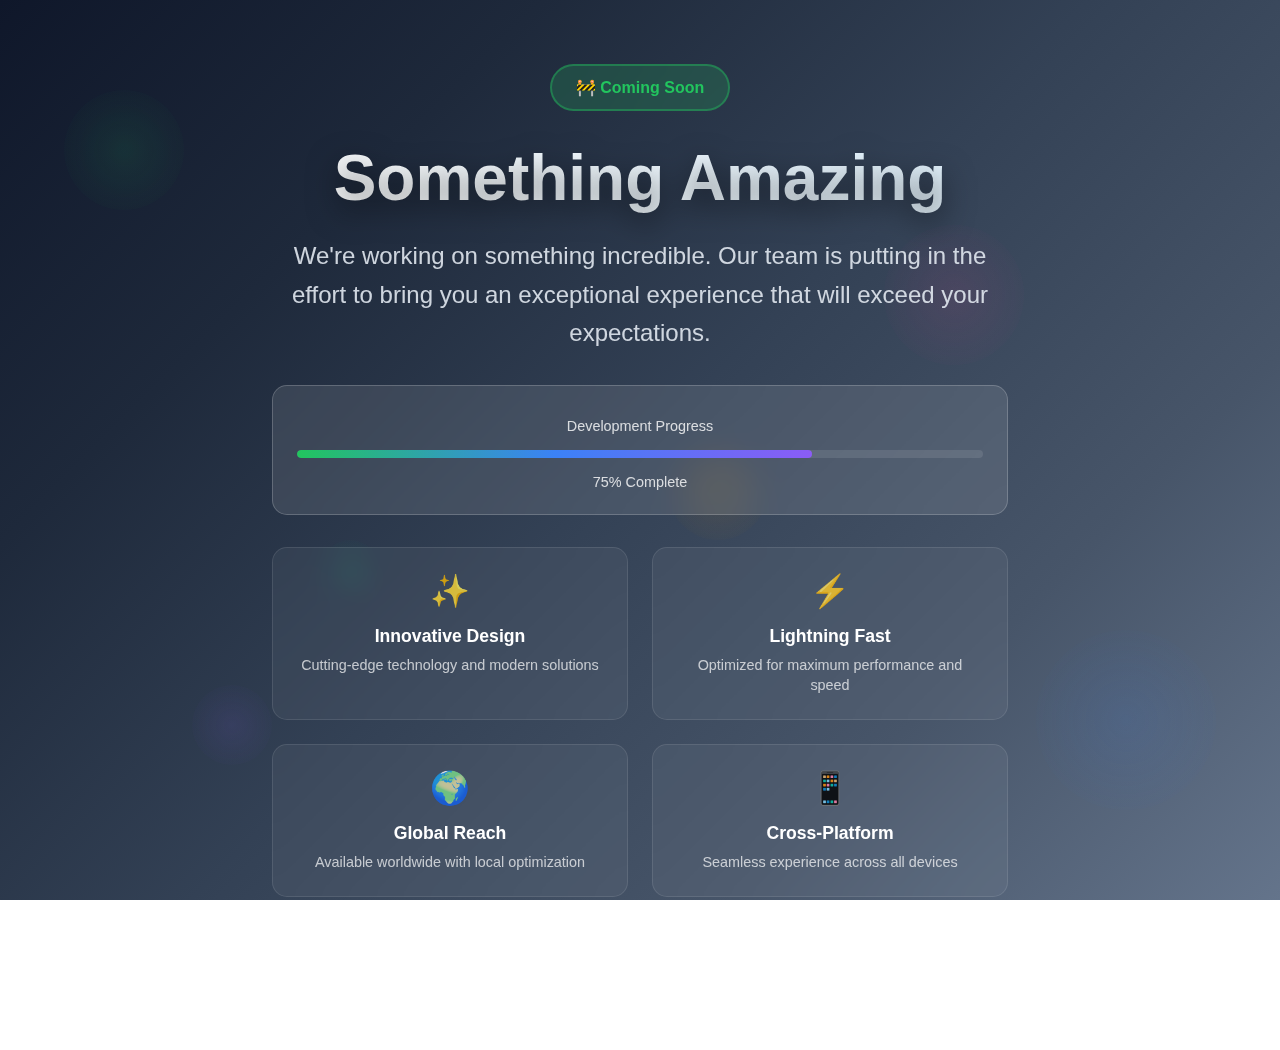
<file: vpn/static/index.html>
<!DOCTYPE html>
<html lang="en">
<head>
    <meta charset="UTF-8">
    <meta name="viewport" content="width=device-width, initial-scale=1.0">
    <title>Coming Soon</title>
    <link rel="stylesheet" href="styles.css">
</head>
<body>
    <div class="floating-shapes">
        <div class="shape"></div>
        <div class="shape"></div>
        <div class="shape"></div>
        <div class="shape"></div>
        <div class="shape"></div>
        <div class="shape"></div>
    </div>

    <div class="container">
        <div class="status-badge">🚧 Coming Soon</div>
        
        <h1 class="main-title">Something Amazing</h1>
        
        <p class="subtitle">
            We're working on something incredible. Our team is putting in the effort 
            to bring you an exceptional experience that will exceed your expectations.
        </p>

        <div class="progress-container">
            <div class="progress-text">Development Progress</div>
            <div class="progress-bar">
                <div class="progress-fill"></div>
            </div>
            <div class="progress-text">75% Complete</div>
        </div>

        <div class="features">
            <div class="feature">
                <div class="feature-icon">✨</div>
                <div class="feature-title">Innovative Design</div>
                <div class="feature-desc">Cutting-edge technology and modern solutions</div>
            </div>
            
            <div class="feature">
                <div class="feature-icon">⚡</div>
                <div class="feature-title">Lightning Fast</div>
                <div class="feature-desc">Optimized for maximum performance and speed</div>
            </div>
            
            <div class="feature">
                <div class="feature-icon">🌍</div>
                <div class="feature-title">Global Reach</div>
                <div class="feature-desc">Available worldwide with local optimization</div>
            </div>
            
            <div class="feature">
                <div class="feature-icon">📱</div>
                <div class="feature-title">Cross-Platform</div>
                <div class="feature-desc">Seamless experience across all devices</div>
            </div>
        </div>

        <div class="coming-soon">
            🎯 Stay tuned for the big reveal!
        </div>
    </div>
</body>
</html>
</file>
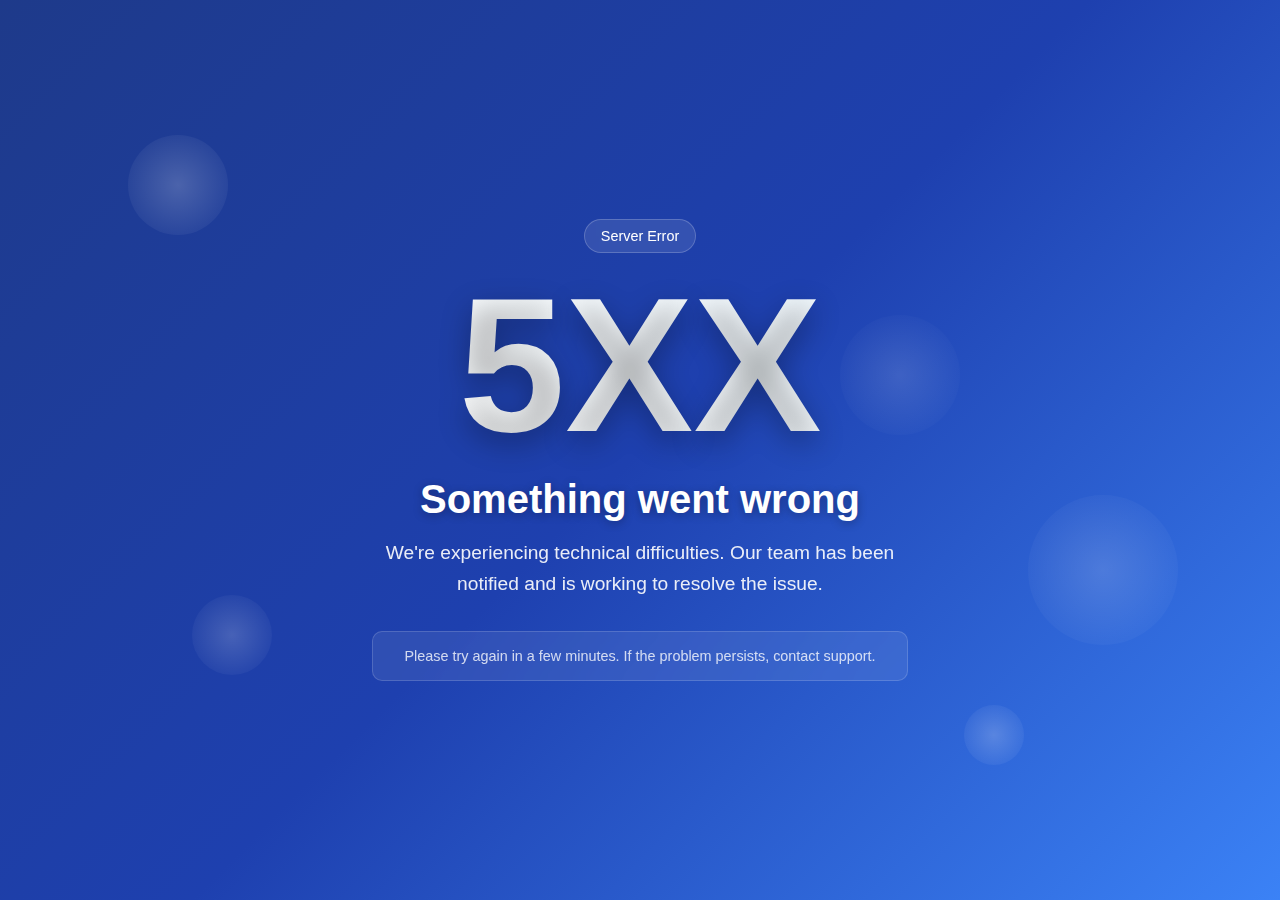
<file: vpn/static/5xx.html>
<!DOCTYPE html>
<html lang="en">
<head>
    <meta charset="UTF-8">
    <meta name="viewport" content="width=device-width, initial-scale=1.0">
    <title>Server Error</title>
    <style>
        * {
            margin: 0;
            padding: 0;
            box-sizing: border-box;
        }

        html, body {
            height: 100%;
            margin: 0;
        }

        body {
            display: flex;
            align-items: center;
            justify-content: center;
            background: linear-gradient(135deg, #1e3a8a 0%, #1e40af 50%, #3b82f6 100%);
            color: #ffffff;
            font-family: -apple-system, BlinkMacSystemFont, 'Segoe UI', Roboto, Helvetica, Arial, sans-serif;
            text-align: center;
            overflow: hidden;
            position: relative;
        }

        .container {
            max-width: 600px;
            padding: 2rem;
            position: relative;
            z-index: 2;
        }

        .error-code {
            font-size: 12rem;
            font-weight: 900;
            line-height: 1;
            margin-bottom: 1rem;
            text-shadow: 0 10px 30px rgba(0,0,0,0.3);
            background: linear-gradient(45deg, #ffffff, #f0f9ff);
            -webkit-background-clip: text;
            -webkit-text-fill-color: transparent;
            background-clip: text;
            animation: pulse 2s ease-in-out infinite;
        }

        .error-title {
            font-size: 2.5rem;
            font-weight: 600;
            margin-bottom: 1rem;
            text-shadow: 0 2px 10px rgba(0,0,0,0.3);
        }

        .error-message {
            font-size: 1.2rem;
            margin-bottom: 2rem;
            opacity: 0.9;
            line-height: 1.6;
        }

        .status-indicator {
            display: inline-block;
            padding: 0.5rem 1rem;
            background: rgba(255, 255, 255, 0.1);
            border-radius: 20px;
            font-size: 0.9rem;
            margin-bottom: 1rem;
            backdrop-filter: blur(10px);
            border: 1px solid rgba(255, 255, 255, 0.2);
        }

        .floating-shapes {
            position: absolute;
            top: 0;
            left: 0;
            width: 100%;
            height: 100%;
            overflow: hidden;
            z-index: 1;
        }

        .shape {
            position: absolute;
            background: rgba(255, 255, 255, 0.1);
            border-radius: 50%;
            animation: float 8s ease-in-out infinite;
        }

        .shape:nth-child(1) {
            width: 100px;
            height: 100px;
            top: 15%;
            left: 10%;
            animation-delay: 0s;
            background: radial-gradient(circle, rgba(255,255,255,0.2) 0%, rgba(255,255,255,0.05) 70%);
        }

        .shape:nth-child(2) {
            width: 150px;
            height: 150px;
            top: 55%;
            right: 8%;
            animation-delay: 2s;
            background: radial-gradient(circle, rgba(255,255,255,0.15) 0%, rgba(255,255,255,0.03) 70%);
        }

        .shape:nth-child(3) {
            width: 80px;
            height: 80px;
            bottom: 25%;
            left: 15%;
            animation-delay: 4s;
            background: radial-gradient(circle, rgba(255,255,255,0.18) 0%, rgba(255,255,255,0.04) 70%);
        }

        .shape:nth-child(4) {
            width: 120px;
            height: 120px;
            top: 35%;
            right: 25%;
            animation-delay: 1s;
            background: radial-gradient(circle, rgba(255,255,255,0.12) 0%, rgba(255,255,255,0.02) 70%);
        }

        .shape:nth-child(5) {
            width: 60px;
            height: 60px;
            bottom: 15%;
            right: 20%;
            animation-delay: 3s;
            background: radial-gradient(circle, rgba(255,255,255,0.2) 0%, rgba(255,255,255,0.05) 70%);
        }

        @keyframes float {
            0%, 100% {
                transform: translateY(0px) rotate(0deg) scale(1);
            }
            33% {
                transform: translateY(-15px) rotate(120deg) scale(1.1);
            }
            66% {
                transform: translateY(-8px) rotate(240deg) scale(0.9);
            }
        }

        @keyframes pulse {
            0%, 100% {
                transform: scale(1);
                opacity: 1;
            }
            50% {
                transform: scale(1.05);
                opacity: 0.8;
            }
        }

        .error-details {
            background: rgba(255, 255, 255, 0.1);
            padding: 1rem;
            border-radius: 10px;
            margin-top: 1rem;
            backdrop-filter: blur(10px);
            border: 1px solid rgba(255, 255, 255, 0.2);
            font-size: 0.9rem;
            opacity: 0.8;
        }

        @media (max-width: 768px) {
            .error-code {
                font-size: 8rem;
            }
            
            .error-title {
                font-size: 2rem;
            }
            
            .container {
                padding: 1rem;
            }

            .shape {
                animation-duration: 6s;
            }
        }
    </style>
</head>
<body>
    <div class="floating-shapes">
        <div class="shape"></div>
        <div class="shape"></div>
        <div class="shape"></div>
        <div class="shape"></div>
        <div class="shape"></div>
    </div>

    <div class="container">
        <div class="status-indicator">Server Error</div>
        <div class="error-code">5XX</div>
        <h1 class="error-title">Something went wrong</h1>
        <p class="error-message">
            We're experiencing technical difficulties. Our team has been notified and is working to resolve the issue.
        </p>
        <div class="error-details">
            Please try again in a few minutes. If the problem persists, contact support.
        </div>
    </div>
</body>
</html>
</file>
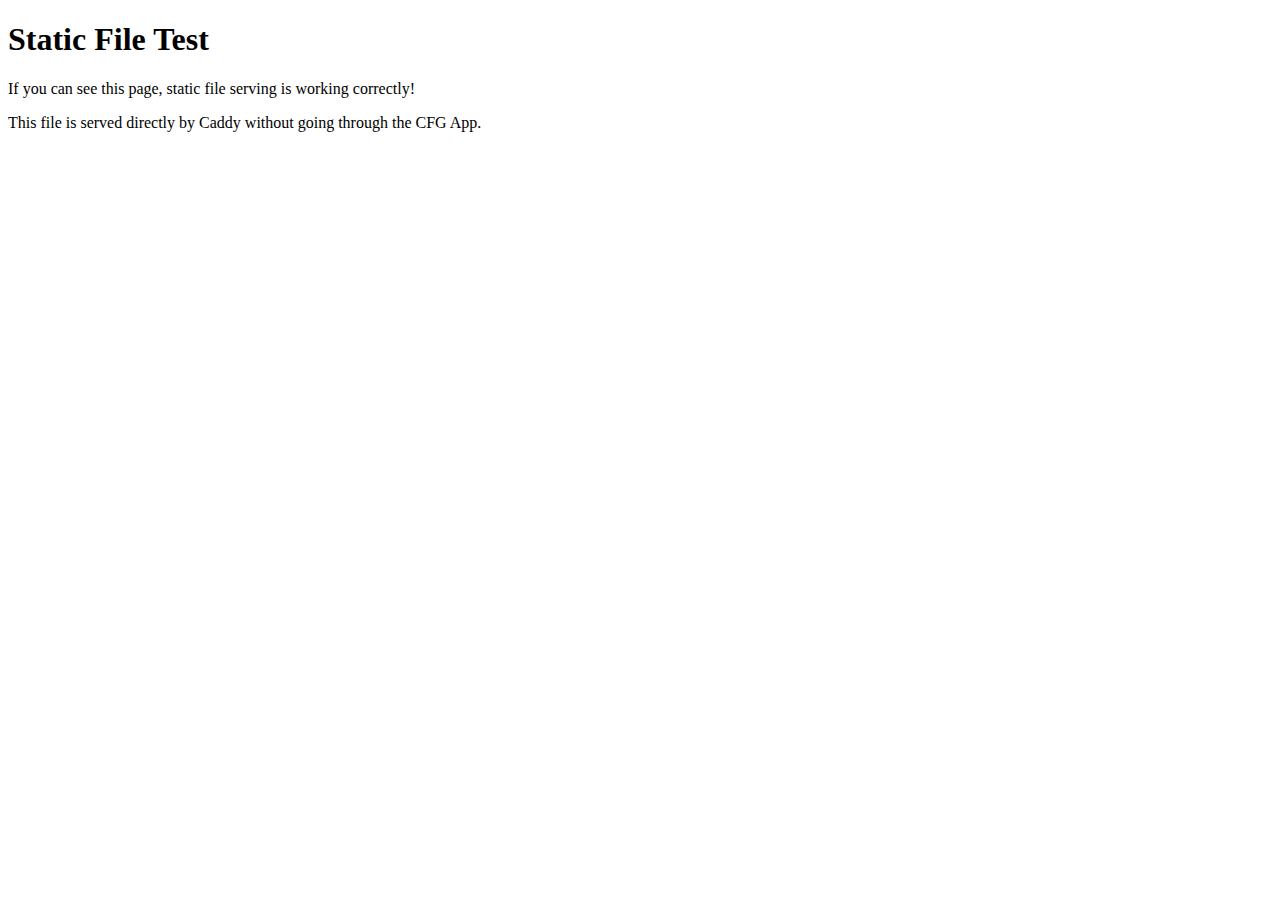
<file: vpn/static/test.html>
<!DOCTYPE html>
<html>
<head>
    <title>Test Page</title>
</head>
<body>
    <h1>Static File Test</h1>
    <p>If you can see this page, static file serving is working correctly!</p>
    <p>This file is served directly by Caddy without going through the CFG App.</p>
</body>
</html>
</file>
<file: vpn/static/styles.css>
* {
    margin: 0;
    padding: 0;
    box-sizing: border-box;
}

html, body {
    height: 100%;
    margin: 0;
    overflow-x: hidden;
}

body {
    background: linear-gradient(135deg, #0f172a 0%, #1e293b 25%, #334155 50%, #475569 75%, #64748b 100%);
    color: #ffffff;
    font-family: -apple-system, BlinkMacSystemFont, 'Segoe UI', Roboto, Helvetica, Arial, sans-serif;
    text-align: center;
    position: relative;
    min-height: 100vh;
    padding: 2rem 1rem;
}

.container {
    max-width: 800px;
    padding: 2rem;
    position: relative;
    z-index: 2;
    width: 100%;
    margin: 0 auto;
}

.main-title {
    font-size: clamp(2.5rem, 8vw, 4rem);
    font-weight: 900;
    line-height: 1.1;
    margin-bottom: 1.5rem;
    text-shadow: 0 10px 30px rgba(0,0,0,0.5);
    background: linear-gradient(45deg, #ffffff, #f0f9ff, #e0f2fe);
    -webkit-background-clip: text;
    -webkit-text-fill-color: transparent;
    background-clip: text;
    animation: titleGlow 3s ease-in-out infinite;
}

.subtitle {
    font-size: clamp(1.2rem, 4vw, 1.5rem);
    font-weight: 400;
    margin-bottom: 2rem;
    opacity: 0.9;
    line-height: 1.6;
    color: #e2e8f0;
}

.status-badge {
    display: inline-block;
    padding: 0.75rem 1.5rem;
    background: rgba(34, 197, 94, 0.2);
    border: 2px solid rgba(34, 197, 94, 0.4);
    border-radius: 25px;
    font-size: 1rem;
    font-weight: 600;
    margin-bottom: 2rem;
    backdrop-filter: blur(10px);
    color: #22c55e;
    animation: statusPulse 2s ease-in-out infinite;
}

.progress-container {
    background: rgba(255, 255, 255, 0.1);
    border-radius: 15px;
    padding: 1.5rem;
    margin: 2rem 0;
    backdrop-filter: blur(10px);
    border: 1px solid rgba(255, 255, 255, 0.2);
}

.progress-bar {
    width: 100%;
    height: 8px;
    background: rgba(255, 255, 255, 0.1);
    border-radius: 4px;
    overflow: hidden;
    margin: 1rem 0;
}

.progress-fill {
    height: 100%;
    background: linear-gradient(90deg, #22c55e, #3b82f6, #8b5cf6);
    border-radius: 4px;
    animation: progressFill 4s ease-in-out infinite;
    width: 75%;
}

.progress-text {
    font-size: 0.9rem;
    opacity: 0.8;
    margin-top: 0.5rem;
}

.features {
    display: grid;
    grid-template-columns: repeat(auto-fit, minmax(250px, 1fr));
    gap: 1.5rem;
    margin: 2rem 0;
}

.feature {
    background: rgba(255, 255, 255, 0.05);
    padding: 1.5rem;
    border-radius: 15px;
    backdrop-filter: blur(10px);
    border: 1px solid rgba(255, 255, 255, 0.1);
    transition: transform 0.3s ease, background 0.3s ease;
}

.feature:hover {
    transform: translateY(-5px);
    background: rgba(255, 255, 255, 0.1);
}

.feature-icon {
    font-size: 2rem;
    margin-bottom: 1rem;
    opacity: 0.8;
}

.feature-title {
    font-size: 1.1rem;
    font-weight: 600;
    margin-bottom: 0.5rem;
}

.feature-desc {
    font-size: 0.9rem;
    opacity: 0.7;
    line-height: 1.4;
}

.floating-shapes {
    position: fixed;
    top: 0;
    left: 0;
    width: 100%;
    height: 100%;
    overflow: hidden;
    z-index: 1;
    pointer-events: none;
}

.shape {
    position: absolute;
    background: rgba(255, 255, 255, 0.05);
    border-radius: 50%;
    animation: float 12s ease-in-out infinite;
}

.shape:nth-child(1) {
    width: 120px;
    height: 120px;
    top: 10%;
    left: 5%;
    animation-delay: 0s;
    background: radial-gradient(circle, rgba(34, 197, 94, 0.1) 0%, rgba(34, 197, 94, 0.02) 70%);
}

.shape:nth-child(2) {
    width: 180px;
    height: 180px;
    top: 70%;
    right: 5%;
    animation-delay: 3s;
    background: radial-gradient(circle, rgba(59, 130, 246, 0.1) 0%, rgba(59, 130, 246, 0.02) 70%);
}

.shape:nth-child(3) {
    width: 80px;
    height: 80px;
    bottom: 15%;
    left: 15%;
    animation-delay: 6s;
    background: radial-gradient(circle, rgba(139, 92, 246, 0.1) 0%, rgba(139, 92, 246, 0.02) 70%);
}

.shape:nth-child(4) {
    width: 140px;
    height: 140px;
    top: 25%;
    right: 20%;
    animation-delay: 1s;
    background: radial-gradient(circle, rgba(236, 72, 153, 0.1) 0%, rgba(236, 72, 153, 0.02) 70%);
}

.shape:nth-child(5) {
    width: 100px;
    height: 100px;
    bottom: 40%;
    right: 40%;
    animation-delay: 4s;
    background: radial-gradient(circle, rgba(245, 158, 11, 0.1) 0%, rgba(245, 158, 11, 0.02) 70%);
}

.shape:nth-child(6) {
    width: 60px;
    height: 60px;
    top: 60%;
    left: 25%;
    animation-delay: 7s;
    background: radial-gradient(circle, rgba(16, 185, 129, 0.1) 0%, rgba(16, 185, 129, 0.02) 70%);
}

@keyframes float {
    0%, 100% {
        transform: translateY(0px) rotate(0deg) scale(1);
    }
    25% {
        transform: translateY(-20px) rotate(90deg) scale(1.1);
    }
    50% {
        transform: translateY(-10px) rotate(180deg) scale(0.9);
    }
    75% {
        transform: translateY(-15px) rotate(270deg) scale(1.05);
    }
}

@keyframes titleGlow {
    0%, 100% {
        filter: brightness(1) drop-shadow(0 0 20px rgba(255, 255, 255, 0.3));
    }
    50% {
        filter: brightness(1.2) drop-shadow(0 0 30px rgba(255, 255, 255, 0.5));
    }
}

@keyframes statusPulse {
    0%, 100% {
        transform: scale(1);
        box-shadow: 0 0 20px rgba(34, 197, 94, 0.3);
    }
    50% {
        transform: scale(1.05);
        box-shadow: 0 0 30px rgba(34, 197, 94, 0.5);
    }
}

@keyframes progressFill {
    0%, 100% {
        width: 75%;
        opacity: 1;
    }
    50% {
        width: 85%;
        opacity: 0.8;
    }
}

.coming-soon {
    font-size: 1.2rem;
    opacity: 0.8;
    margin-top: 2rem;
    padding: 1rem;
    background: rgba(255, 255, 255, 0.05);
    border-radius: 10px;
    backdrop-filter: blur(10px);
    border: 1px solid rgba(255, 255, 255, 0.1);
}

@media (max-width: 768px) {
    body {
        padding: 1rem 0.5rem;
    }
    
    .container {
        padding: 1rem;
    }
    
    .features {
        grid-template-columns: 1fr;
        gap: 1rem;
    }
    
    .shape {
        animation-duration: 8s;
    }
    
    .progress-container {
        padding: 1rem;
    }
}

@media (max-width: 480px) {
    .main-title {
        font-size: 2rem;
    }
    
    .subtitle {
        font-size: 1rem;
    }
    
    .status-badge {
        padding: 0.5rem 1rem;
        font-size: 0.9rem;
    }
    
    .feature {
        padding: 1rem;
    }
}
</file>
